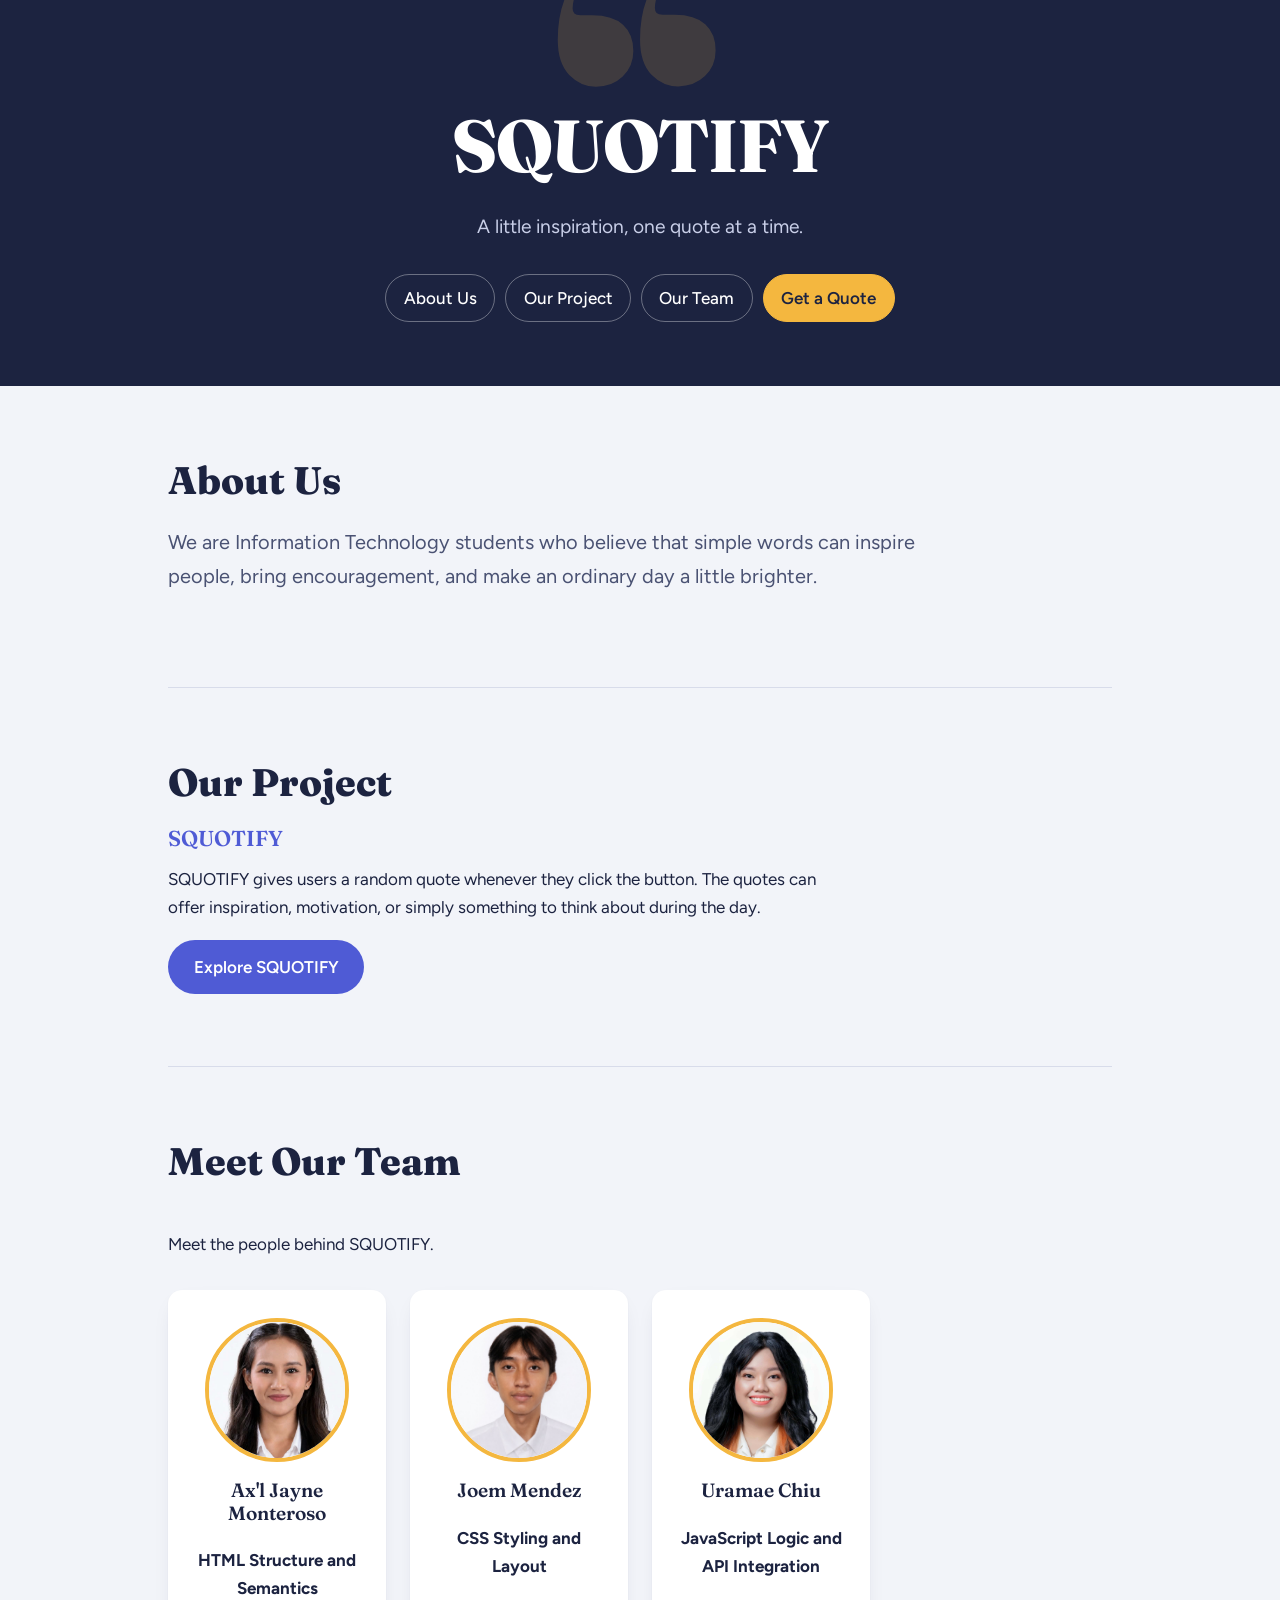
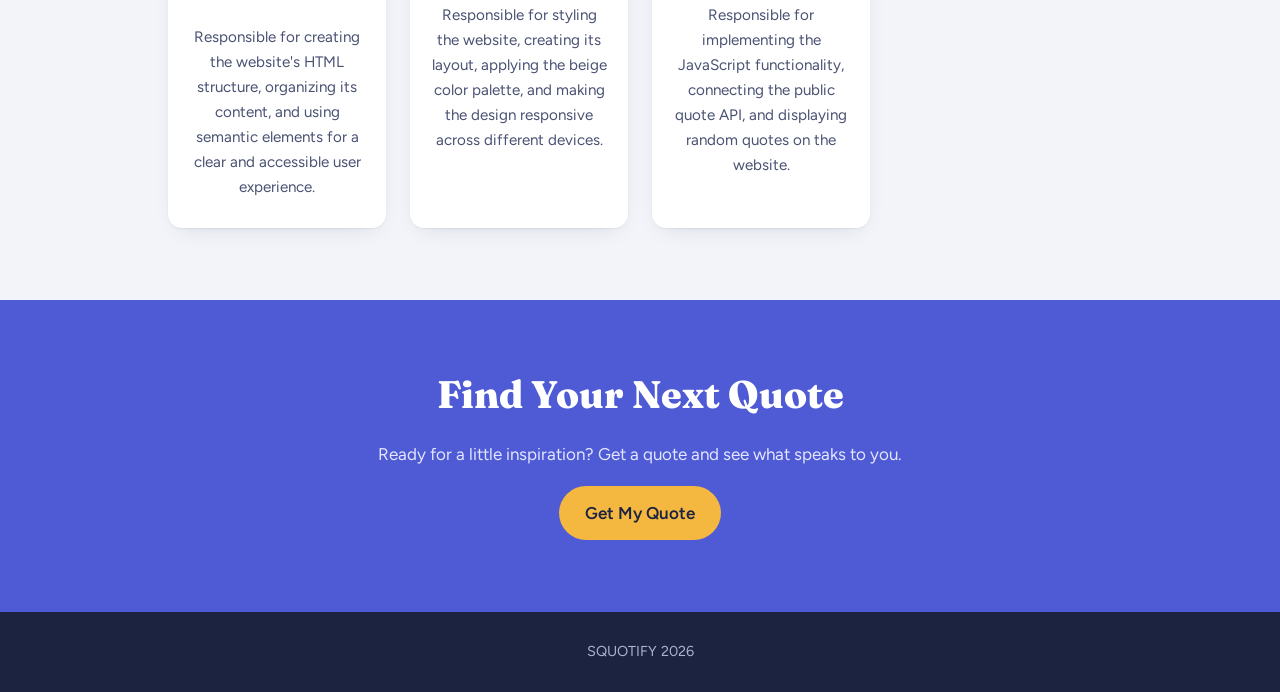
<file: index.html>
<!DOCTYPE html>
<html lang="en">
<head>
    <meta charset="UTF-8">
    <meta name="viewport" content="width=device-width, initial-scale=1.0">
    <title>SQUOTIFY</title>
    <link rel="stylesheet" href="styles.css">
</head>
<body>

    <header>
        <h1>SQUOTIFY</h1>
        <p>A little inspiration, one quote at a time.</p>

        <nav>
            <a href="#about">About Us</a>
            <a href="#project">Our Project</a>
            <a href="#team">Our Team</a>
            <a href="app.html">Get a Quote</a>
        </nav>
    </header>

    <main>

        <section id="about">
            <h2>About Us</h2>
            <p>
                We are Information Technology students who believe 
                that simple words can inspire people, bring encouragement, 
                and make an ordinary day a little brighter.
            </p>
        </section>

        <section id="project">
            <h2>Our Project</h2>
            <h3>SQUOTIFY</h3>
            <p>
                SQUOTIFY gives users a random quote whenever
                they click the button. The quotes can offer
                inspiration, motivation, or simply something
                to think about during the day.
            </p>

            <a href="app.html">Explore SQUOTIFY</a>
        </section>

        <section id="team">
            <h2>Meet Our Team</h2>
            <p>Meet the people behind SQUOTIFY.</p>

            <article>
                <img src="member1.jpeg" alt="Photo of Ax'l Jayne Monteroso">
                <h3>Ax'l Jayne Monteroso</h3>
                <h4>HTML Structure and Semantics</h4>
                <p>
                    Responsible for creating the website's HTML structure,
                    organizing its content, and using semantic elements
                    for a clear and accessible user experience.
                </p>
            </article>

            <article>
                <img src="member2.jpeg" alt="Photo of Joem Mendez">
                <h3>Joem Mendez</h3>
                 <h4>CSS Styling and Layout</h4>
                <p>
                    Responsible for styling the website, creating its layout,
                    applying the beige color palette, and making the design
                    responsive across different devices.
                </p>
            </article>

            <article>
                <img src="member3.jpeg" alt="Photo of Uramae Chiu">
                <h3>Uramae Chiu</h3>
                <h4>JavaScript Logic and API Integration</h4>
                <p>
                    Responsible for implementing the JavaScript functionality,
                    connecting the public quote API, and displaying random
                    quotes on the website.
                </p>
            </article>
        </section>

        <section id="try-app">
            <h2>Find Your Next Quote</h2>
            <p>
                Ready for a little inspiration?
                Get a quote and see what speaks to you.
            </p>

            <a href="app.html">Get My Quote</a>
        </section>

    </main>

    <footer>
        <p>SQUOTIFY 2026</p>
    </footer>

</body>
</html>
</file>
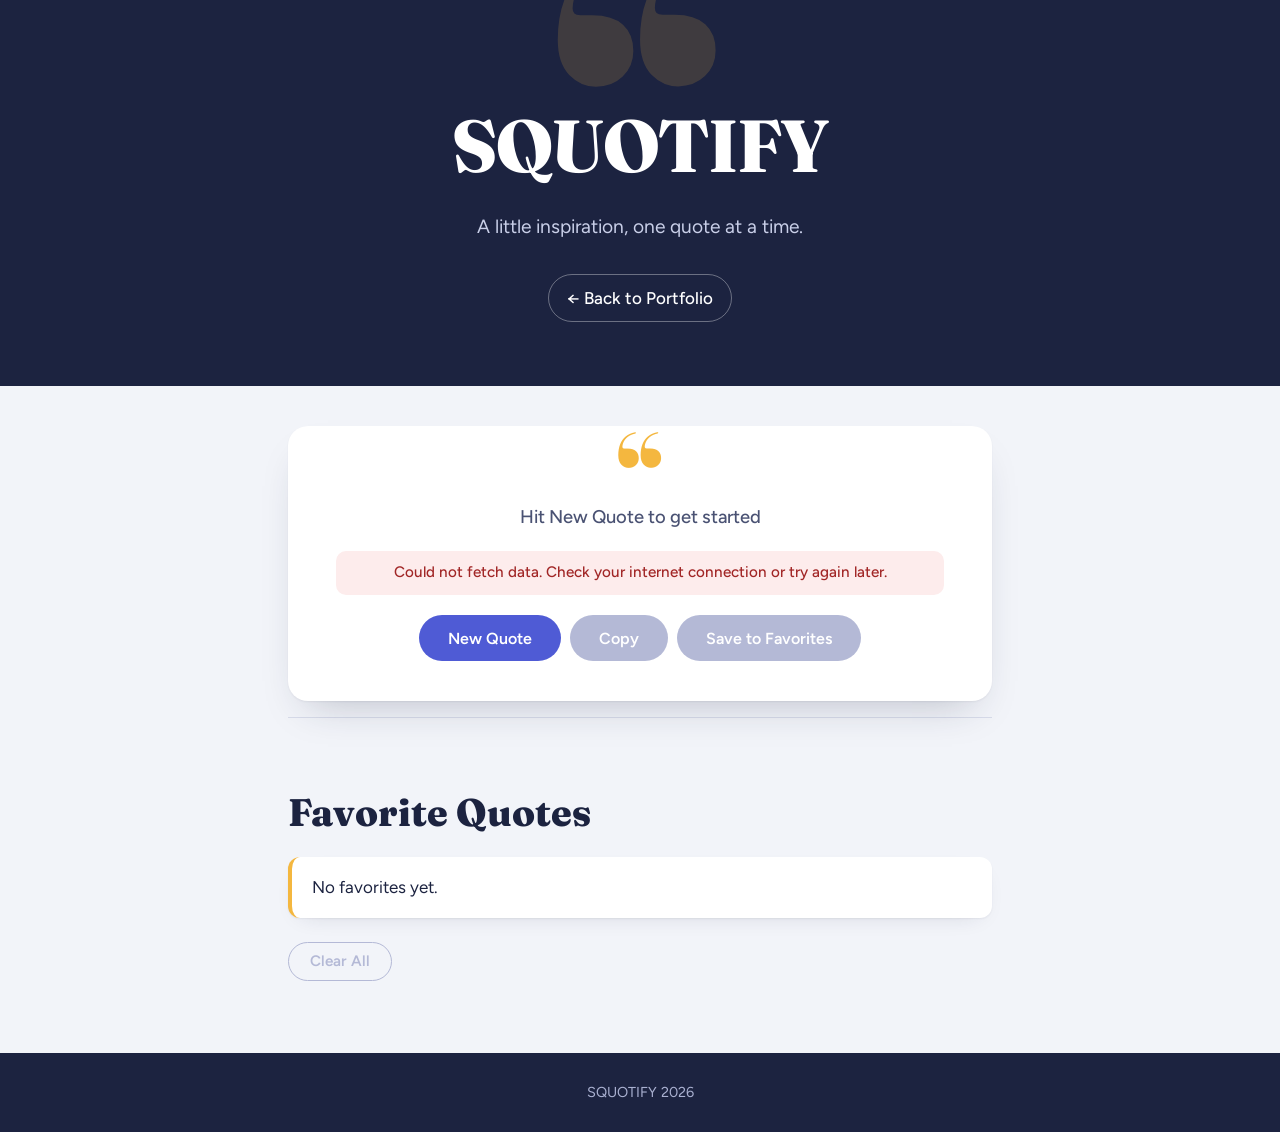
<file: app.html>
<!DOCTYPE html>
<html lang="en">
<head>
  <meta charset="UTF-8">
  <meta name="viewport" content="width=device-width, initial-scale=1.0">
  <title>SQUOTIFY</title>
  <link rel="stylesheet" href="styles.css">
</head>
<body>
  <header>
    <h1>SQUOTIFY</h1>
    <p>A little inspiration, one quote at a time.</p>
    <a href="index.html">&larr; Back to Portfolio</a>
  </header>

  <main>
    <section class="quote-card" aria-live="polite">
      <p id="quote-text"></p>
      <p id="quote-author"></p>
      <p id="error-msg" class="error" role="alert"></p>
      <p id="status-msg" class="status"></p>

      <div class="actions">
        <button id="new-quote-btn" type="button">New Quote</button>
        <button id="copy-btn" type="button" disabled>Copy</button>
        <button id="fav-btn" type="button" disabled>Save to Favorites</button>
      </div>
    </section>

    <section class="favorites">
      <h2>Favorite Quotes</h2>
      <ul id="fav-list"></ul>
      <button id="clear-favs-btn" type="button">Clear All</button>
    </section>
  </main>

  <script src="script.js"></script>
    <footer>
        <p>SQUOTIFY 2026</p>
    </footer>
</body>
</html>
</file>
<file: styles.css>
@import url("https://fonts.googleapis.com/css2?family=Fraunces:opsz,wght@9..144,600;9..144,800&family=Figtree:wght@400;500;600&display=swap");

:root {
  --ink: #1c2340;
  --ink-soft: #4a5273;
  --paper: #f2f4f9;
  --white: #ffffff;
  --amber: #f4b73f;
  --amber-deep: #d99a1c;
  --indigo: #4f5bd5;

  --font-display: "Fraunces", Georgia, "Times New Roman", serif;
  --font-body: "Figtree", system-ui, -apple-system, "Segoe UI", Roboto,
    sans-serif;

  --radius: 14px;
  --content: 62rem;
}

*,
*::before,
*::after {
  box-sizing: border-box;
}

html {
  scroll-behavior: smooth;
  scroll-padding-top: 1rem;
}

body {
  margin: 0;
  font-family: var(--font-body);
  font-size: 1.0625rem;
  line-height: 1.65;
  color: var(--ink);
  background: var(--paper);
}

img {
  display: block;
  max-width: 100%;
}

h1,
h2,
h3 {
  font-family: var(--font-display);
  line-height: 1.15;
  margin: 0 0 0.6em;
  color: var(--ink);
}

h2 {
  font-size: clamp(1.75rem, 4vw, 2.4rem);
  font-weight: 800;
}

h3 {
  font-size: 1.35rem;
  font-weight: 600;
}

p {
  margin: 0 0 1.1em;
  max-width: 62ch;
}

a:focus-visible {
  outline: 3px solid var(--amber);
  outline-offset: 3px;
}

header {
  position: relative;
  overflow: hidden;
  padding: clamp(3rem, 9vw, 6.5rem) 1.5rem clamp(2.5rem, 6vw, 4rem);
  background: var(--ink);
  color: var(--white);
  text-align: center;
}

header::before {
  content: "\201C";
  position: absolute;
  top: -0.15em;
  left: 50%;
  transform: translateX(-50%);
  font-family: var(--font-display);
  font-weight: 800;
  font-size: clamp(14rem, 40vw, 26rem);
  line-height: 1;
  color: var(--amber);
  opacity: 0.16;
  pointer-events: none;
}

header > * {
  position: relative;
}

header h1 {
  font-size: clamp(2.4rem, 8vw, 4.6rem);
  font-weight: 800;
  letter-spacing: -0.02em;
  color: var(--white);
  margin-bottom: 0.3em;
}

header p {
  margin: 0 auto 2rem;
  font-size: 1.2rem;
  color: #c9cfe8;
}

nav {
  display: flex;
  flex-wrap: wrap;
  justify-content: center;
  gap: 0.6rem;
}

nav a {
  padding: 0.55rem 1.1rem;
  border: 1.5px solid rgba(255, 255, 255, 0.35);
  border-radius: 999px;
  color: var(--white);
  font-weight: 500;
  text-decoration: none;
  transition: background 0.2s, color 0.2s, border-color 0.2s, transform 0.2s;
}

nav a:hover {
  background: rgba(255, 255, 255, 0.12);
  border-color: var(--white);
  transform: scale(1.08);
}

nav a:active {
  transform: scale(0.96);
}

nav a:last-child {
  background: var(--amber);
  border-color: var(--amber);
  color: var(--ink);
  font-weight: 600;
}

nav a:last-child:hover {
  background: var(--amber-deep);
  border-color: var(--amber-deep);
}

main {
  max-width: var(--content);
  margin: 0 auto;
  padding: 0 1.5rem;
}

main > section {
  padding: clamp(2.5rem, 7vw, 4.5rem) 0;
}

main > section + section {
  border-top: 1px solid #d8dcea;
}

#about p {
  font-size: 1.25rem;
  line-height: 1.7;
  color: var(--ink-soft);
}

#project h3 {
  color: var(--indigo);
}

#project a,
#try-app a {
  display: inline-block;
  padding: 0.8rem 1.6rem;
  border-radius: 999px;
  background: var(--indigo);
  color: var(--white);
  font-weight: 600;
  text-decoration: none;
  transition: background 0.2s, transform 0.2s;
}

#project a:hover,
#try-app a:hover {
  background: var(--ink);
  transform: scale(1.08);
}

#project a:active,
#try-app a:active {
  transform: scale(0.96);
}

#team {
  display: grid;
  grid-template-columns: repeat(auto-fit, minmax(13rem, 1fr));
  gap: 1.5rem;
}

#team h2,
#team > p {
  grid-column: 1 / -1;
}

#team > p {
  margin-bottom: 0.5rem;
}

#team article {
  padding: 1.75rem 1.25rem;
  background: var(--white);
  border-radius: var(--radius);
  text-align: center;
  box-shadow: 0 1px 2px rgba(28, 35, 64, 0.06),
    0 8px 24px -12px rgba(28, 35, 64, 0.18);
}

#team article img {
  width: 9rem;
  height: 9rem;
  margin: 0 auto 1.1rem;
  object-fit: cover;
  border-radius: 50%;
  border: 4px solid var(--amber);
  background: var(--paper);
}

#team article h3 {
  font-size: 1.2rem;
  margin-bottom: 0.3rem;
}

#team article p {
  margin: 0 auto;
  font-size: 0.95rem;
  color: var(--ink-soft);
}

main > #try-app {
  margin: 0 calc(50% - 50vw);
  padding-left: calc(50vw - 50%);
  padding-right: calc(50vw - 50%);
  background: var(--indigo);
  color: var(--white);
  text-align: center;
  border-top: none;
}

#try-app h2 {
  color: var(--white);
}

#try-app p {
  margin-left: auto;
  margin-right: auto;
  color: #e3e6ff;
}

#try-app a {
  background: var(--amber);
  color: var(--ink);
}

#try-app a:hover {
  background: var(--white);
  color: var(--ink);
}

footer {
  padding: 1.75rem 1.5rem;
  background: var(--ink);
  text-align: center;
}

footer p {
  margin: 0 auto;
  font-size: 0.9rem;
  color: #aab1d1;
}

header > a {
  display: inline-block;
  padding: 0.55rem 1.1rem;
  border: 1.5px solid rgba(255, 255, 255, 0.35);
  border-radius: 999px;
  color: var(--white);
  font-weight: 500;
  text-decoration: none;
  transition: background 0.2s, border-color 0.2s, transform 0.2s;
}

header > a:hover {
  background: rgba(255, 255, 255, 0.12);
  border-color: var(--white);
  transform: scale(1.08);
}

header > a:active {
  transform: scale(0.96);
}

.quote-card {
  position: relative;
  max-width: 44rem;
  margin: 2.5rem auto 1rem;
  padding: 4rem clamp(1.25rem, 5vw, 3rem) 2.5rem;
  background: var(--white);
  border: none;
  border-radius: 20px;
  text-align: center;
  box-shadow: 0 1px 2px rgba(28, 35, 64, 0.06),
    0 20px 40px -20px rgba(28, 35, 64, 0.28);
}

.quote-card::before {
  content: "\201C";
  position: absolute;
  top: 0.1rem;
  left: 50%;
  transform: translateX(-50%);
  font-family: var(--font-display);
  font-weight: 800;
  font-size: 7rem;
  line-height: 1;
  color: var(--amber);
  pointer-events: none;
}

#quote-text {
  max-width: none;
  margin: 0 0 1rem;
  font-family: var(--font-display);
  font-size: clamp(1.4rem, 4vw, 2rem);
  font-weight: 600;
  line-height: 1.4;
  color: var(--ink);
}

#quote-text:empty::before {
  content: "Hit New Quote to get started";
  font-family: var(--font-body);
  font-size: 1.15rem;
  font-weight: 500;
  color: var(--ink-soft);
}

#quote-author {
  max-width: none;
  margin: 0 0 1.75rem;
  font-weight: 600;
  font-style: italic;
  color: var(--indigo);
}

#quote-author:empty {
  display: none;
}

.error,
.status {
  max-width: none;
  margin: 0 auto 1.25rem;
  padding: 0.6rem 1rem;
  border-radius: 10px;
  font-size: 0.95rem;
  font-weight: 500;
}

.error {
  background: #fdecec;
  color: #a12626;
}

.status {
  background: #e8f6ee;
  color: #23694a;
}

.error:empty,
.status:empty {
  display: none;
}

.actions {
  display: flex;
  flex-wrap: wrap;
  justify-content: center;
  gap: 0.6rem;
}

main button {
  padding: 0.85rem 1.8rem;
  border: none;
  border-radius: 999px;
  background: var(--indigo);
  color: var(--white);
  font-family: var(--font-body);
  font-size: 1rem;
  font-weight: 600;
  cursor: pointer;
  transition: background 0.2s, color 0.2s, transform 0.2s;
}

main button:hover {
  background: var(--ink);
  transform: scale(1.08);
}

main button:active {
  transform: scale(0.96);
}

main button:focus-visible {
  outline: 3px solid var(--amber);
  outline-offset: 3px;
}

main button:disabled {
  background: #b4b9d6;
  cursor: not-allowed;
  transform: none;
}

.favorites {
  max-width: 44rem;
  margin: 0 auto;
}

#fav-list {
  display: grid;
  gap: 0.75rem;
  margin: 0 0 1.5rem;
  padding: 0;
  list-style: none;
}

#fav-list:empty::before {
  content: "No favorites yet. Save one and it shows up here.";
  color: var(--ink-soft);
  font-style: italic;
}

#fav-list li {
  display: flex;
  align-items: center;
  justify-content: space-between;
  gap: 1rem;
  padding: 1rem 1.25rem;
  background: var(--white);
  border-left: 4px solid var(--amber);
  border-radius: 12px;
  box-shadow: 0 1px 2px rgba(28, 35, 64, 0.06),
    0 8px 24px -14px rgba(28, 35, 64, 0.2);
}

#fav-list button {
  flex-shrink: 0;
  padding: 0.4rem 0.9rem;
  font-size: 0.85rem;
}

#clear-favs-btn {
  padding: 0.6rem 1.3rem;
  border: 1.5px solid #a12626;
  background: transparent;
  color: #a12626;
  font-size: 0.95rem;
}

#clear-favs-btn:hover {
  background: #a12626;
  color: var(--white);
}

#clear-favs-btn:disabled {
  border-color: #b4b9d6;
  background: transparent;
  color: #b4b9d6;
}

#fav-list:empty + #clear-favs-btn {
  display: none;
}

@keyframes sharpen {
  from {
    filter: blur(14px);
    opacity: 0.25;
  }
  to {
    filter: blur(0);
    opacity: 1;
  }
}

@supports (animation-timeline: view()) {
  @media (prefers-reduced-motion: no-preference) {
    main :is(h2, h3, p, img, blockquote),
    #project a,
    #try-app a,
    main button {
      animation-name: sharpen;
      animation-timing-function: linear;
      animation-fill-mode: both;
      animation-timeline: view();
      animation-range: entry 0% entry 100%;
      animation-range: entry 0% entry min(100%, 20rem);
    }
  }
}

@media (max-width: 480px) {
  nav a {
    flex: 1 1 40%;
    text-align: center;
  }
}

@media (prefers-reduced-motion: reduce) {
  html {
    scroll-behavior: auto;
  }

  * {
    transition: none !important;
  }

  nav a:hover,
  header > a:hover,
  #project a:hover,
  #try-app a:hover,
  main button:hover,
  nav a:active,
  header > a:active,
  #project a:active,
  #try-app a:active,
  main button:active {
    transform: none;
  }
    }
@media (prefers-reduced-motion: no-preference) {
    @view-transition {
        navigation: auto;
    }

    ::view-transition-old(root) {
        animation: 0.3s ease both pageOut;
    }

    ::view-transition-new(root) {
        animation: 0.5s ease both pageIn;
    }

    #quote-text.quote-in,
    #quote-author.quote-in {
        animation-name: quoteIn;
        animation-duration: 0.55s;
        animation-timing-function: ease;
        animation-fill-mode: both;
        animation-timeline: auto;
        animation-range: normal;
    }
}

@keyframes pageOut {
    to {
        opacity: 0;
        transform: scale(0.98) translateY(-10px);
        filter: blur(6px);
    }
}

@keyframes pageIn {
    from {
        opacity: 0;
        transform: translateY(18px);
        filter: blur(6px);
    }
}

@keyframes quoteIn {
    from {
        opacity: 0;
        transform: translateY(14px);
        filter: blur(8px);
    }
    to {
        opacity: 1;
        transform: none;
        filter: blur(0);
    }
}
</file>
